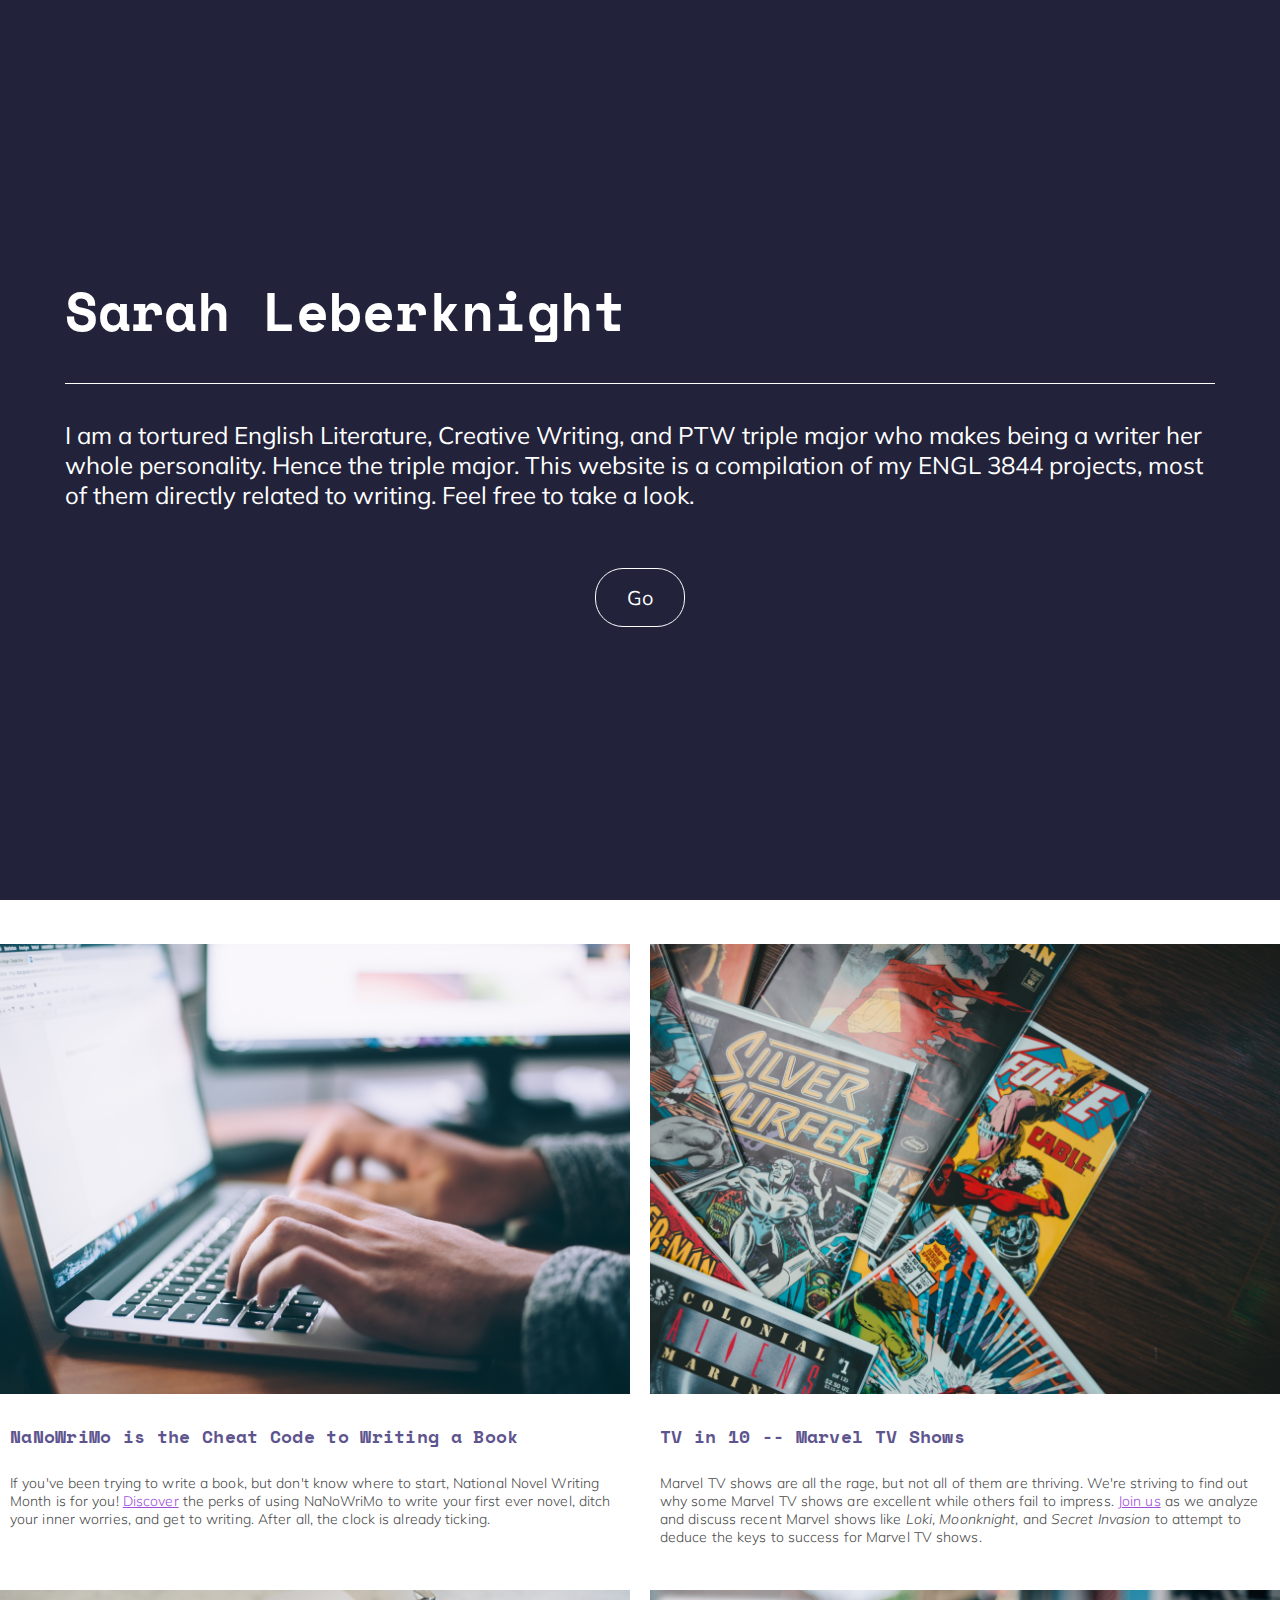
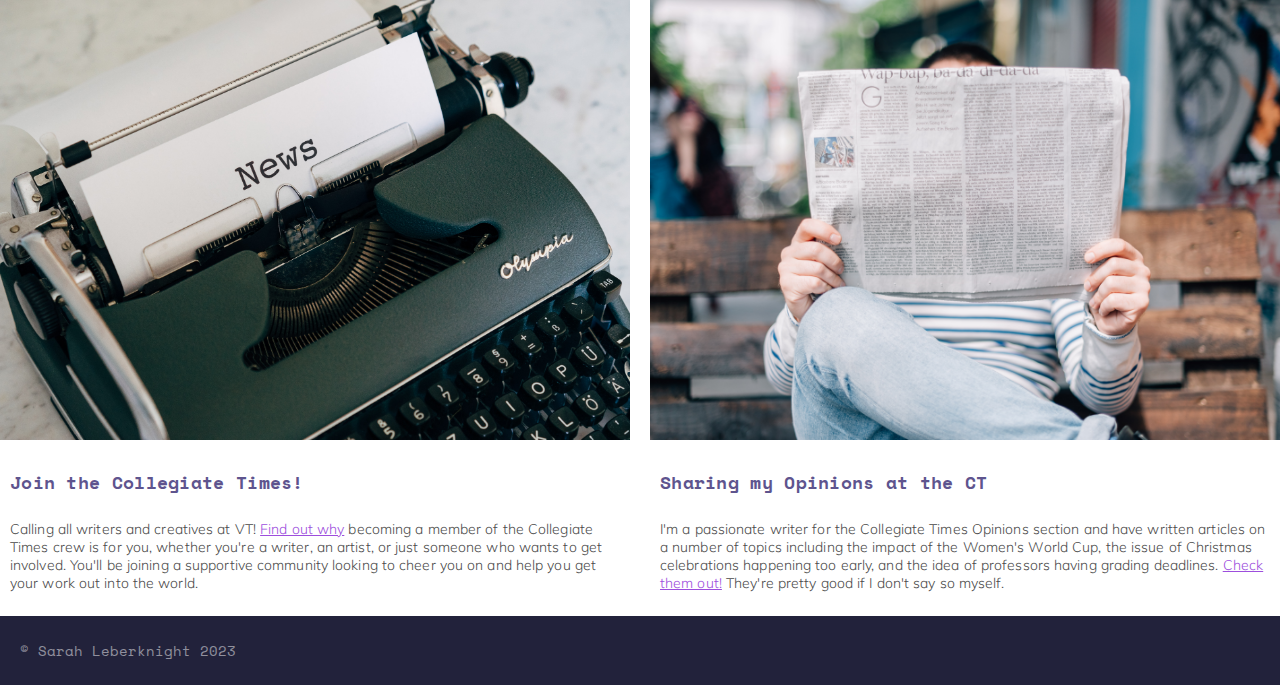
<file: index.html>
<!DOCTYPE html>
<html>

  <head>
    <meta charset="utf-8">
    <meta name="viewport" content="width=device-width, initial-scale=1.0, maximum-scale=1.0, user-scalable=no">
    <title>Sarah Leberknight</title>
    <link rel="stylesheet" type="text/css" href="css/style.css" />
    <link rel="preconnect" href="https://fonts.googleapis.com">
    <link rel="preconnect" href="https://fonts.gstatic.com" crossorigin>
    <link href="https://fonts.googleapis.com/css2?family=Mulish&family=Space+Mono&display=swap" rel="stylesheet">
  </head>

  <body>

    <div class="container">

      <header>
        <div class="wrapper">
          <h1>Sarah Leberknight</h1>
            <p class="bio"> I  am a tortured English Literature, Creative Writing, and PTW triple major who makes being a writer her whole personality. Hence the triple major. This website is a compilation of my ENGL 3844 projects, most of them directly related to writing. Feel free to take a look.
            </p>
          <div class="buttonBox">
            <a class="myButton" href="#projects">Go</a>
          </div>
        </div>
      </header>

      <main id="projects">
        <div class="recipe a">
          <img src="images/ComputerType.jpg" alt="Hands typing on a laptop" />
          <h2>NaNoWriMo is the Cheat Code to Writing a Book</h2>
          <p class="description">
            If you've been trying to write a book, but don't know where to start, National Novel Writing Month is for you! <a href="https://medium.com/@leberknight/nanowrimo-is-the-cheat-code-to-writing-a-book-3c8271e59ead" target="_blank" >Discover</a> the perks of using NaNoWriMo to write your first ever novel, ditch your inner worries, and get to writing. After all, the clock is already ticking. </p>
        </div>
        <div class="recipe b">
          <img src="images/Classy Comics.jpg" alt="Comic books splayed out on wood" />
          <h2>TV in 10 -- Marvel TV Shows</h2>
          <p class="description">
           Marvel TV shows are all the rage, but not all of them are thriving. We're striving to find out why some Marvel TV shows are excellent while others fail to impress. <a href="https://on.soundcloud.com/7gsTp" target="_blank">Join us</a> as we analyze and discuss recent Marvel shows like <em>Loki</em>, <em>Moonknight</em>, and <em>Secret Invasion</em> to attempt to deduce the keys to success for Marvel TV shows. </p>
        </div>
        <div class="recipe c">
          <img src="images/Typewriting News Article.jpg" alt="Typewriter with a news article being written on it" />
          <h2>Join the Collegiate Times!</h2>
          <p class="description">
            Calling all writers and creatives at VT! <a href="https://youtu.be/8fJtymA6mEU" target= "_blank" >Find out why</a> becoming a member of the Collegiate Times crew is for you, whether you're a writer, an artist, or just someone who wants to get involved. You'll be joining a supportive community looking to cheer you on and help you get your work out into the world. </p>
        </div>
        <div class="recipe d">
          <img src="images/NewspaperReading.jpg" alt="Man reading a newspaper in front of his face" />
          <h2>Sharing my Opinions at the CT</h2>
          <p class="description">
           I'm a passionate writer for the Collegiate Times Opinions section and have written articles on a number of topics including the impact of the Women's World Cup, the issue of Christmas celebrations happening too early, and the idea of professors having grading deadlines. <a href="https://www.collegiatetimes.com/search/?l=25&s=start_time&sd=desc&f=html&t=article%2Cvideo%2Cyoutube%2Ccollection&app=editorial&nsa=eedition&q=leberknight" target="_blank">Check them out!</a> They're pretty good if I don't say so myself.</p>
        </div>
        
      </main>

      <footer>
       <div>
        <p class="copyright">© Sarah Leberknight 2023</p>
       </div>
      </footer>

    </div>
  </body>

</html>
</file>
<file: css/style.css>
/* Set the scroll behavior to smooth so that when you click the in the header, the screen scrolls down rather than jumps */
html {
  scroll-behavior: smooth;
}

/* Set the margin to 0 to make sure the page stretches all the way to the edge of the browser window. */
body {
  margin: 0;
}

header, footer {
  background-color: #22223b;
  text-align: left;
 /* min-width: 500px; */
}

header {
  font-family: 'Mulish', sans-serif;
  color: #fff;
  min-height: 100vh;
  display: flex;
}

main {
  display: grid;
  grid-template-columns: repeat(auto-fill, minmax(40%, 1fr) ) ;
  grid-gap: 20px;
  margin-top: 44px;
  grid-auto-rows: 1fr;
  justify-items: center;
  justify-content: center;
  align-items: stretch;
  align-content: center;
}

h1 {
  font-family: 'Space Mono', sans-serif;
  font-size: calc(1em + 3vw);
  padding-bottom: .67em;
  border-bottom: 1px solid;
  line-height: 1.3;
}

h2 {
  font-family: 'Space Mono', sans-serif;
  font-size: 18px;
  font-weight: 600;
  letter-spacing: 0.3px;
  text-align: left;
  color: #5E548E;
  padding: 10px 0px 10px 10px;
}

img {
  width: 100%;
  height: 50vh;
object-fit: cover;
}

.wrapper {
  max-width: 1150px;
  margin: auto;
  padding: 50px;
  display: block;
}

.bio {
color: #ffffff;
font-size: 24px;
font-family: 'Mulish', sans-serif;
}

.buttonBox {
  display: flex;
  justify-content: center;
  align-content: center;
}

.myButton {
  border-radius: 28px;
  border: 1px solid #ffffff;
  cursor: pointer;
  color: #ffffff;
  font-size: 20px;
  padding: 16px 31px;
  text-decoration: none;
  margin: 1.69em auto;
}

.myButton:hover {
    background-color:#9F86C0;
}

.myButton:active {
    position:relative;
    top:1px;
}

.project {
  box-shadow: 0 0px 1px 0 rgb(0 0 0 / 40%);  
  width: 100%;
}


.description {
  font-family: 'Mulish', sans-serif;
  font-size: 14px;
  font-weight: 300;
  line-height: 1.29;
  letter-spacing: 0.1px;
  text-align: left;
  color: #4a4a4a;
  padding: 0px 10px 10px 10px;
}

.container {
 /* min-width: 500px; */
  margin: auto;
}

footer div {
  height: 100%;
  font-family: 'Space Mono', sans-serif;
  font-size: 14px;
  display: flex;
  align-content: center;
  padding: 10px 20px;
  color: rgb(255, 255, 255,0.5) ;
}

@media all and (max-width:700px) {
  main {
    grid-template-columns: 1fr;
  }
}

a {
  color: #9d4edd;
}
</file>
